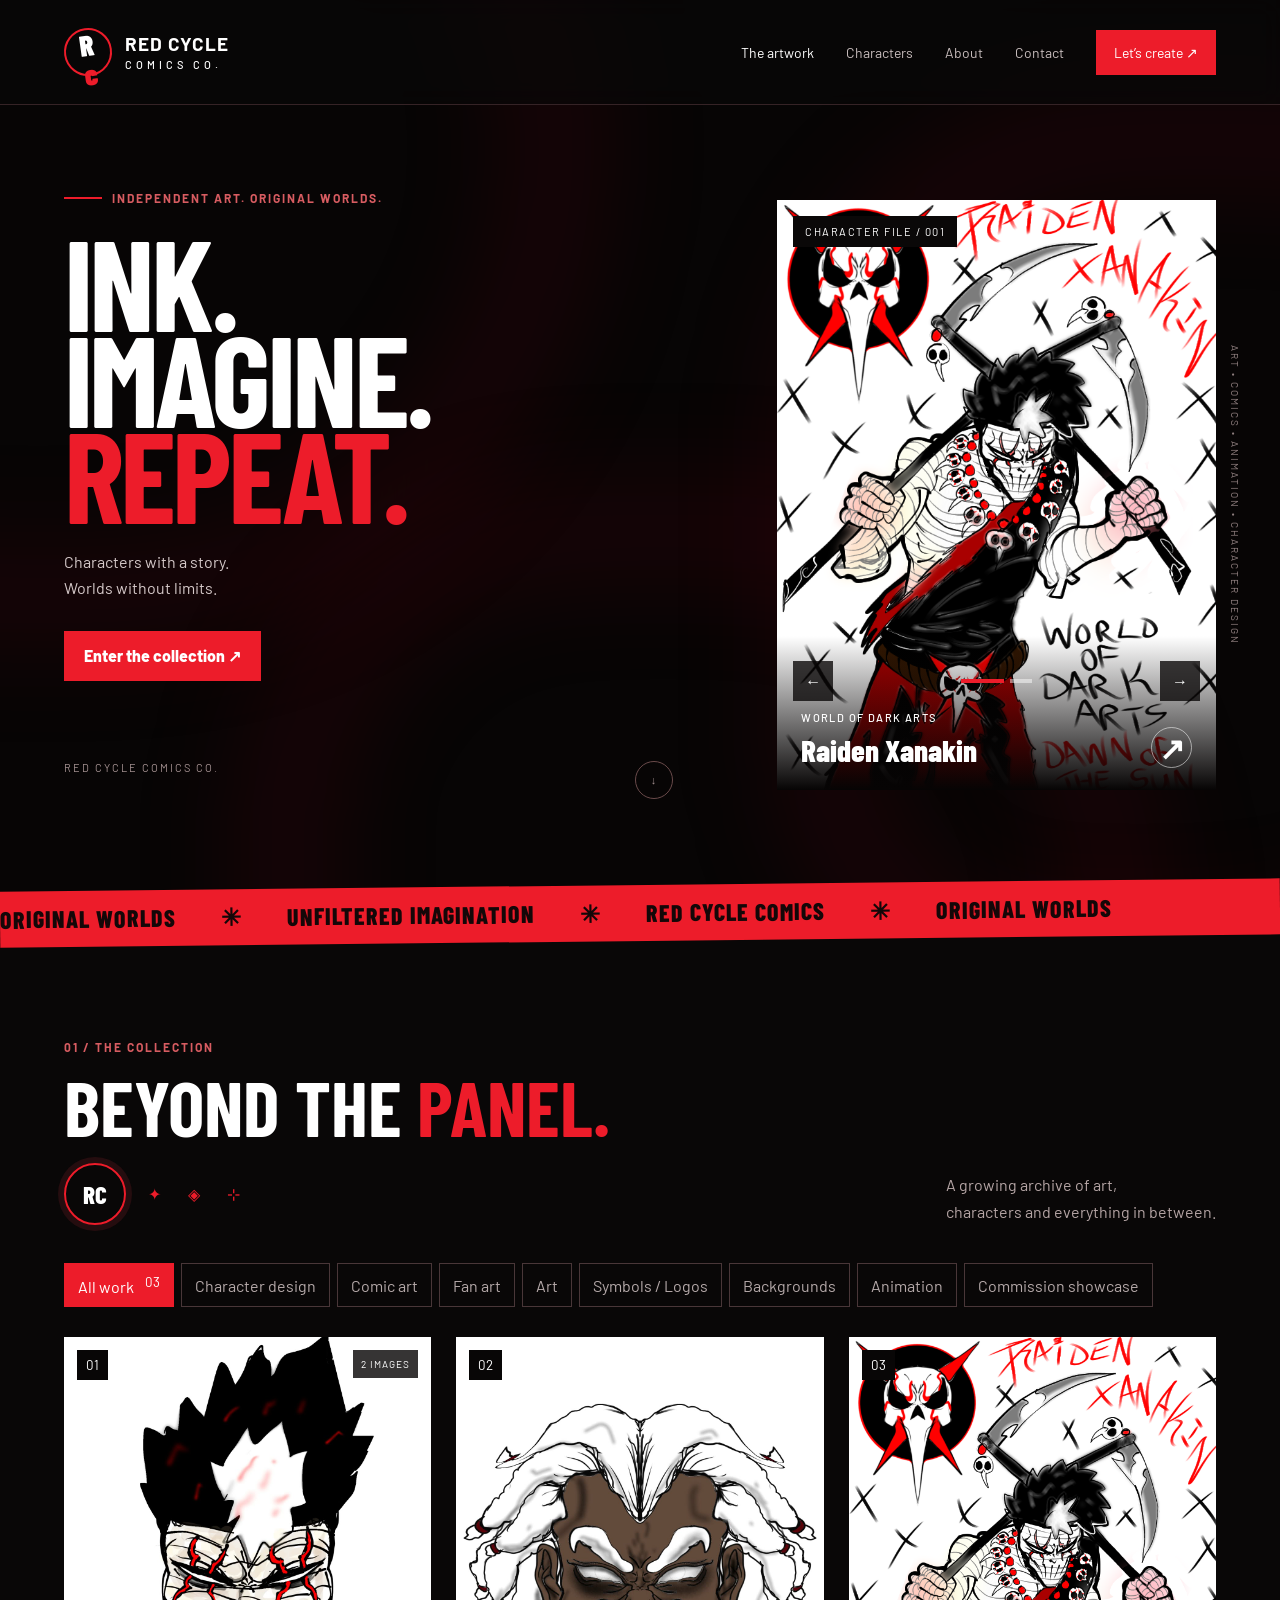
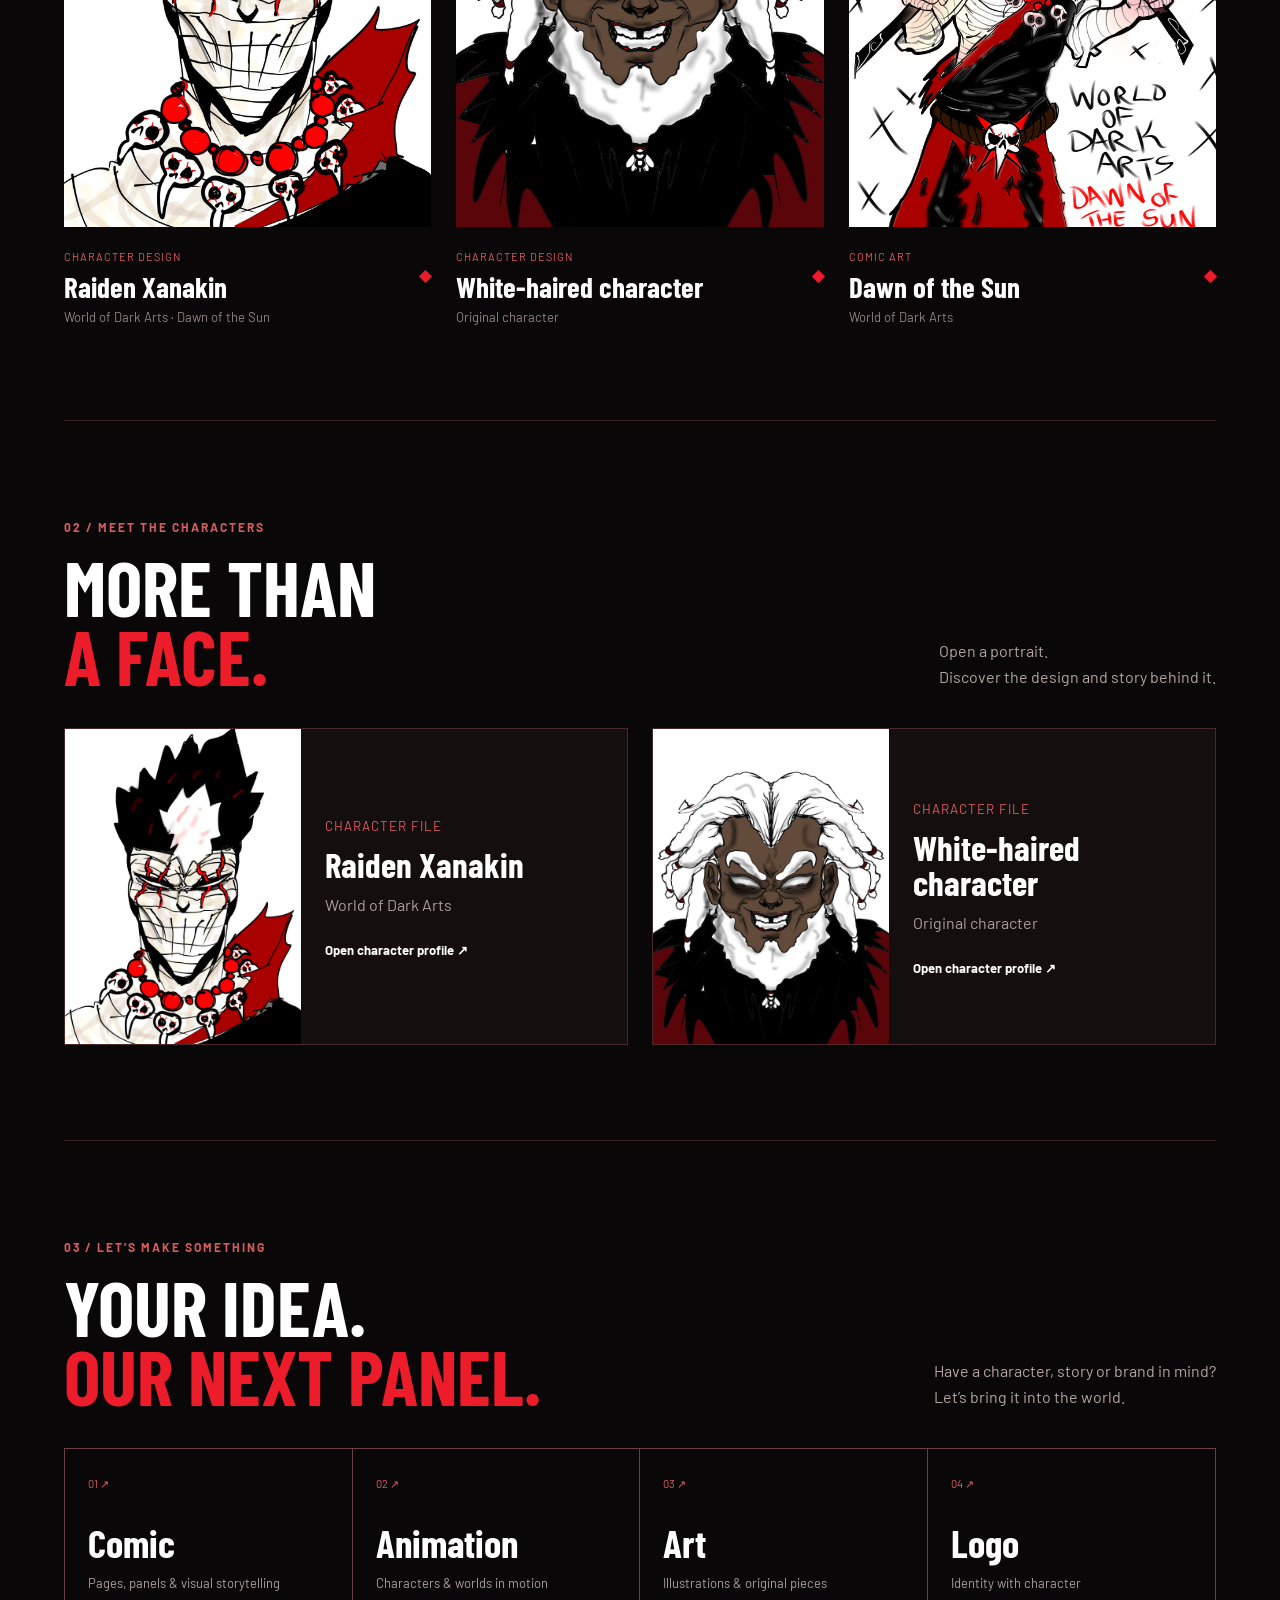
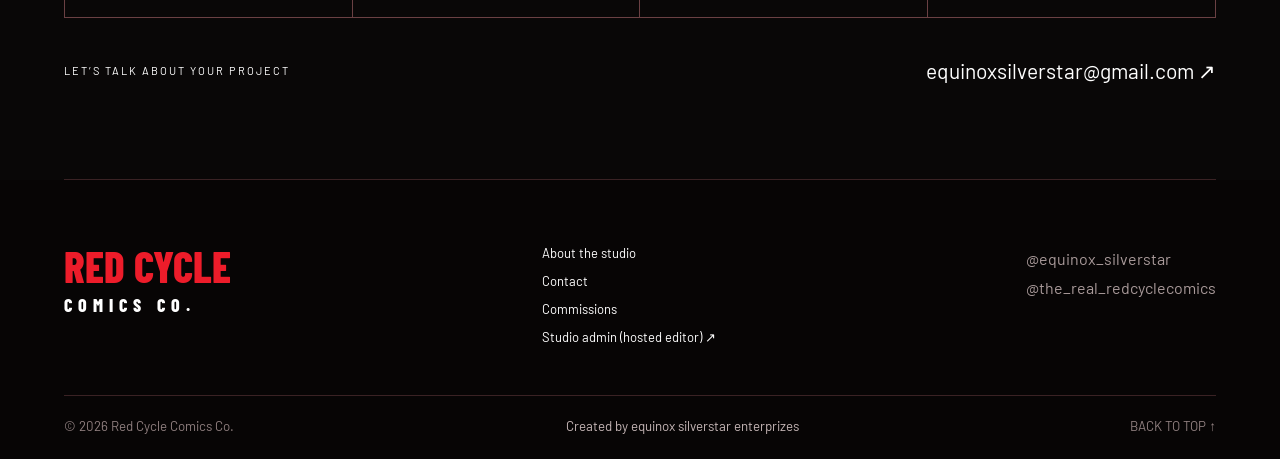
<file: index.html>
<!doctype html>
<html lang="en">
<head>
  <meta charset="utf-8">
  <meta name="viewport" content="width=device-width,initial-scale=1">
  <meta name="description" content="Original comic art, character design and visual storytelling from Red Cycle Comics Co.">
  <title>Red Cycle Comics Co. | Art & Original Worlds</title>
  <link rel="preconnect" href="https://fonts.googleapis.com">
  <link rel="preconnect" href="https://fonts.gstatic.com" crossorigin>
  <link href="https://fonts.googleapis.com/css2?family=Barlow:wght@400;500;600;700;800&family=Barlow+Condensed:wght@600;700;800;900&display=swap" rel="stylesheet">
  <link rel="stylesheet" href="assets/styles.css">
  <script src="assets/app.js" defer></script>
</head>
<body>
  <div class="loader" aria-hidden="true"><span></span><strong>RED CYCLE<small>COMICS CO.</small></strong><em>ENTER THE CYCLE</em></div>
  <div class="smoke" aria-hidden="true"><i></i><i></i><i></i></div>
  <header id="top">
    <a class="brand" href="index.html"><b>R<span>c</span></b><strong>RED CYCLE<small>COMICS CO.</small></strong></a>
    <button class="menu" aria-label="Toggle navigation" aria-expanded="false">☰</button>
    <nav>
      <a class="active" href="#work">The artwork</a>
      <a href="#characters">Characters</a>
      <a href="about.html">About</a>
      <a href="contact.html">Contact</a>
      <a class="nav-cta" href="#commissions">Let’s create ↗</a>
    </nav>
  </header>

  <main>
    <section class="hero">
      <div class="hero-copy reveal">
        <p class="eyebrow"><span></span> INDEPENDENT ART. ORIGINAL WORLDS.</p>
        <h1>INK.<br>IMAGINE.<br><em>REPEAT.</em></h1>
        <p class="intro">Characters with a story.<br>Worlds without limits.</p>
        <a class="button" href="#work">Enter the collection ↗</a>
        <div class="hero-foot"><span>RED CYCLE COMICS CO.</span><a href="#work">↓</a></div>
      </div>
      <div class="feature reveal" data-slider>
        <button class="slide active" data-title="Raiden Xanakin" data-series="World of Dark Arts · Dawn of the Sun" data-images="assets/art/raiden-portrait.jpeg|assets/art/raiden-design.jpeg">
          <span class="issue">CHARACTER FILE / 001</span>
          <img src="assets/art/raiden-design.jpeg" alt="Raiden Xanakin">
          <span class="caption"><span><small>WORLD OF DARK ARTS</small>Raiden Xanakin</span><b>↗</b></span>
        </button>
        <button class="slide" data-title="White-haired character" data-series="Original character" data-images="assets/art/white-haired.jpeg">
          <span class="issue">CHARACTER FILE / 002</span>
          <img src="assets/art/white-haired.jpeg" alt="White-haired character">
          <span class="caption"><span><small>ORIGINAL CHARACTER</small>White-haired character</span><b>↗</b></span>
        </button>
        <div class="slider-controls"><button data-prev aria-label="Previous character">←</button><div><button class="active" data-dot="0" aria-label="Show Raiden Xanakin"></button><button data-dot="1" aria-label="Show White-haired character"></button></div><button data-next aria-label="Next character">→</button></div>
      </div>
      <span class="vertical">ART • COMICS • ANIMATION • CHARACTER DESIGN</span>
    </section>

    <div class="ticker"><div><span>ORIGINAL WORLDS</span><b>✳</b><span>UNFILTERED IMAGINATION</span><b>✳</b><span>RED CYCLE COMICS</span><b>✳</b><span>ORIGINAL WORLDS</span></div></div>

    <section id="work" class="section collection reveal">
      <div class="section-title">
        <div><span class="eyebrow">01 / THE COLLECTION</span><h2>BEYOND THE <em>PANEL.</em></h2><div class="symbols"><b>RC</b><span>✦ ◈ ⊹</span></div></div>
        <p>A growing archive of art,<br>characters and everything in between.</p>
      </div>
      <div class="filters" aria-label="Artwork categories">
        <button class="chosen" data-filter="all">All work <sup>03</sup></button>
        <button data-filter="Character design">Character design</button>
        <button data-filter="Comic art">Comic art</button>
        <button data-filter="Fan art">Fan art</button>
        <button data-filter="Art">Art</button>
        <button data-filter="Symbols / Logos">Symbols / Logos</button>
        <button data-filter="Backgrounds">Backgrounds</button>
        <button data-filter="Animation">Animation</button>
        <button data-filter="Commission showcase">Commission showcase</button>
      </div>
      <div class="art-grid">
        <button class="art-card reveal" data-category="Character design" data-title="Raiden Xanakin" data-series="World of Dark Arts · Dawn of the Sun" data-description="Character portrait and full design." data-images="assets/art/raiden-portrait.jpeg|assets/art/raiden-design.jpeg">
          <span class="art-image"><img src="assets/art/raiden-portrait.jpeg" alt="Raiden Xanakin"><small>01</small><em>2 IMAGES</em><i>View artwork ↗</i></span>
          <span class="art-copy"><span><small>CHARACTER DESIGN</small><strong>Raiden Xanakin</strong></span><b>◆</b></span>
          <span class="series">World of Dark Arts · Dawn of the Sun</span>
        </button>
        <button class="art-card reveal" data-category="Character design" data-title="White-haired character" data-series="Original character" data-description="Original character portrait." data-images="assets/art/white-haired.jpeg">
          <span class="art-image"><img src="assets/art/white-haired.jpeg" alt="White-haired character"><small>02</small><i>View artwork ↗</i></span>
          <span class="art-copy"><span><small>CHARACTER DESIGN</small><strong>White-haired character</strong></span><b>◆</b></span>
          <span class="series">Original character</span>
        </button>
        <button class="art-card reveal" data-category="Comic art" data-title="Dawn of the Sun" data-series="World of Dark Arts" data-description="Raiden Xanakin — character illustration." data-images="assets/art/raiden-design.jpeg">
          <span class="art-image"><img src="assets/art/raiden-design.jpeg" alt="Dawn of the Sun"><small>03</small><i>View artwork ↗</i></span>
          <span class="art-copy"><span><small>COMIC ART</small><strong>Dawn of the Sun</strong></span><b>◆</b></span>
          <span class="series">World of Dark Arts</span>
        </button>
      </div>
      <div class="empty" hidden><span>THE NEXT CHAPTER IS COMING</span><h3>New work</h3><p>New work will appear here as the collection grows.</p></div>
    </section>

    <section id="characters" class="section reveal">
      <div class="section-title"><div><span class="eyebrow">02 / MEET THE CHARACTERS</span><h2>MORE THAN<br><em>A FACE.</em></h2></div><p>Open a portrait.<br>Discover the design and story behind it.</p></div>
      <div class="characters">
        <button class="character" data-title="Raiden Xanakin" data-series="World of Dark Arts · Dawn of the Sun" data-description="Character portrait and full design." data-images="assets/art/raiden-portrait.jpeg|assets/art/raiden-design.jpeg"><img src="assets/art/raiden-portrait.jpeg" alt="Raiden Xanakin"><span><small>CHARACTER FILE</small><strong>Raiden Xanakin</strong><em>World of Dark Arts</em><b>Open character profile ↗</b></span></button>
        <button class="character" data-title="White-haired character" data-series="Original character" data-description="Original character portrait." data-images="assets/art/white-haired.jpeg"><img src="assets/art/white-haired.jpeg" alt="White-haired character"><span><small>CHARACTER FILE</small><strong>White-haired character</strong><em>Original character</em><b>Open character profile ↗</b></span></button>
      </div>
    </section>

    <section id="commissions" class="section reveal">
      <div class="section-title"><div><span class="eyebrow">03 / LET’S MAKE SOMETHING</span><h2>YOUR IDEA.<br><em>OUR NEXT PANEL.</em></h2></div><p>Have a character, story or brand in mind?<br>Let’s bring it into the world.</p></div>
      <div class="services">
        <a href="mailto:equinoxsilverstar@gmail.com?subject=Comic%20commission%20enquiry"><span>01 ↗</span><strong>Comic</strong><p>Pages, panels & visual storytelling</p></a>
        <a href="mailto:equinoxsilverstar@gmail.com?subject=Animation%20commission%20enquiry"><span>02 ↗</span><strong>Animation</strong><p>Characters & worlds in motion</p></a>
        <a href="mailto:equinoxsilverstar@gmail.com?subject=Art%20commission%20enquiry"><span>03 ↗</span><strong>Art</strong><p>Illustrations & original pieces</p></a>
        <a href="mailto:equinoxsilverstar@gmail.com?subject=Logo%20commission%20enquiry"><span>04 ↗</span><strong>Logo</strong><p>Identity with character</p></a>
      </div>
      <div class="commission-contact"><span>LET’S TALK ABOUT YOUR PROJECT</span><a href="mailto:equinoxsilverstar@gmail.com">equinoxsilverstar@gmail.com ↗</a></div>
    </section>
  </main>

  <footer>
    <div><a class="footer-brand" href="index.html">RED CYCLE<span>COMICS CO.</span></a><nav><a href="about.html">About the studio</a><a href="contact.html">Contact</a><a href="#commissions">Commissions</a><a href="https://red-cycle-comics-co.sizibaast.chatgpt.site/admin" target="_blank" rel="noreferrer">Studio admin (hosted editor) ↗</a></nav><p>@equinox_silverstar<br>@the_real_redcyclecomics</p></div>
    <small>© 2026 Red Cycle Comics Co. <span>Created by equinox silverstar enterprizes</span><a href="#top">BACK TO TOP ↑</a></small>
  </footer>

  <dialog class="viewer">
    <button class="close" aria-label="Close artwork">×</button>
    <div class="viewer-gallery"><div></div><button class="gallery-prev" aria-label="Previous image">←</button><button class="gallery-next" aria-label="Next image">→</button></div>
    <div class="viewer-copy"><span class="eyebrow">ARTWORK FILE</span><h2></h2><p class="viewer-description"></p><h4>MANGA / COMIC</h4><p class="viewer-series"></p><small>SWIPE OR USE THE ARROWS</small></div>
  </dialog>
</body>
</html>
</file>
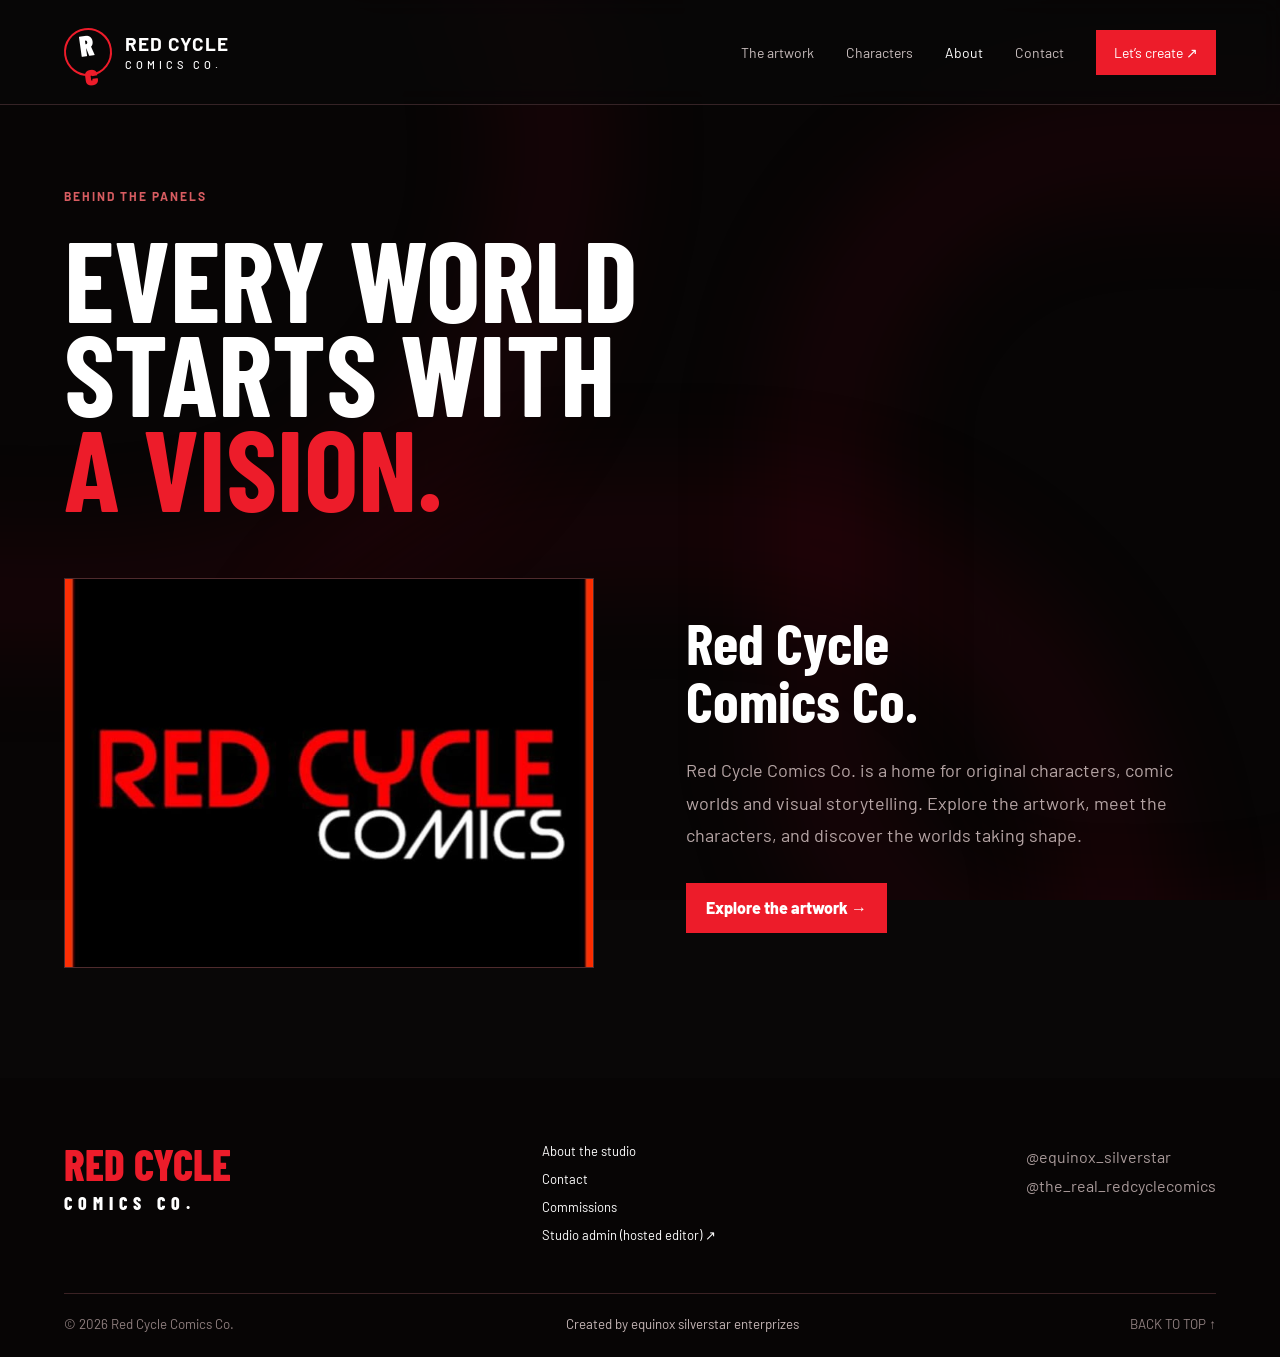
<file: about.html>
<!doctype html>
<html lang="en">
<head>
  <meta charset="utf-8"><meta name="viewport" content="width=device-width,initial-scale=1">
  <title>About | Red Cycle Comics Co.</title>
  <link rel="preconnect" href="https://fonts.googleapis.com"><link rel="preconnect" href="https://fonts.gstatic.com" crossorigin>
  <link href="https://fonts.googleapis.com/css2?family=Barlow:wght@400;500;600;700;800&family=Barlow+Condensed:wght@600;700;800;900&display=swap" rel="stylesheet">
  <link rel="stylesheet" href="assets/styles.css"><script src="assets/app.js" defer></script>
</head>
<body>
  <div class="smoke" aria-hidden="true"><i></i><i></i><i></i></div>
  <header id="top"><a class="brand" href="index.html"><b>R<span>c</span></b><strong>RED CYCLE<small>COMICS CO.</small></strong></a><button class="menu" aria-label="Toggle navigation">☰</button><nav><a href="index.html#work">The artwork</a><a href="index.html#characters">Characters</a><a class="active" href="about.html">About</a><a href="contact.html">Contact</a><a class="nav-cta" href="index.html#commissions">Let’s create ↗</a></nav></header>
  <main class="about-page"><span class="eyebrow">BEHIND THE PANELS</span><h1>EVERY WORLD<br>STARTS WITH<br><em>A VISION.</em></h1><div class="about-grid reveal"><div class="logo-window"><img src="assets/art/brand-original.jpeg" alt="Red Cycle Comics original logo"></div><div><h2>Red Cycle<br>Comics Co.</h2><p>Red Cycle Comics Co. is a home for original characters, comic worlds and visual storytelling. Explore the artwork, meet the characters, and discover the worlds taking shape.</p><a class="button" href="index.html#work">Explore the artwork →</a></div></div></main>
  <footer><div><a class="footer-brand" href="index.html">RED CYCLE<span>COMICS CO.</span></a><nav><a href="about.html">About the studio</a><a href="contact.html">Contact</a><a href="index.html#commissions">Commissions</a><a href="https://red-cycle-comics-co.sizibaast.chatgpt.site/admin" target="_blank" rel="noreferrer">Studio admin (hosted editor) ↗</a></nav><p>@equinox_silverstar<br>@the_real_redcyclecomics</p></div><small>© 2026 Red Cycle Comics Co. <span>Created by equinox silverstar enterprizes</span><a href="#top">BACK TO TOP ↑</a></small></footer>
</body>
</html>
</file>
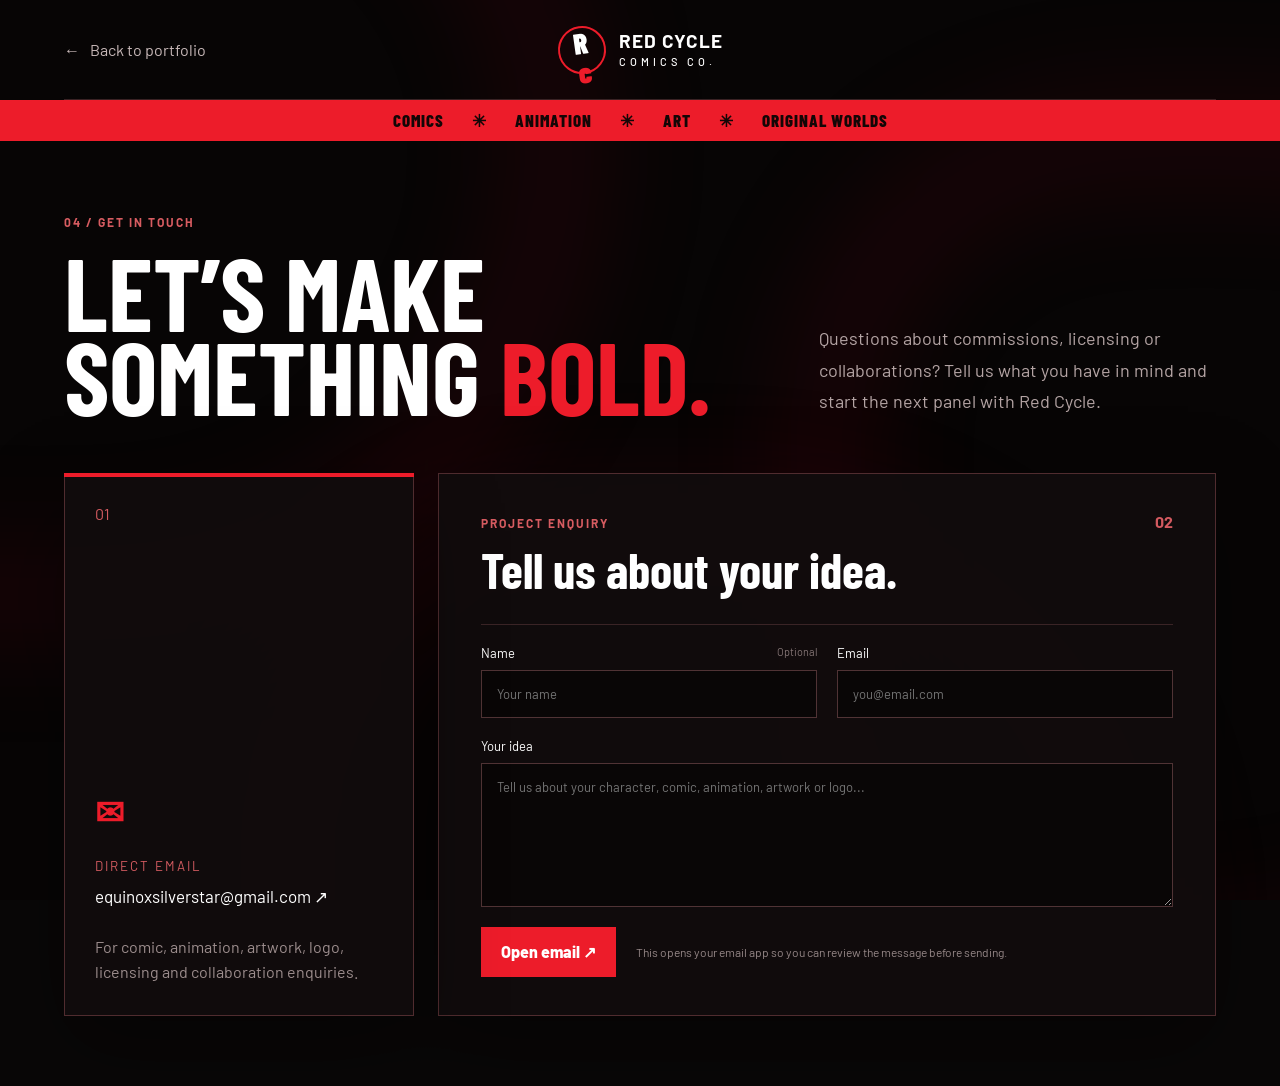
<file: contact.html>
<!doctype html>
<html lang="en">
<head>
  <meta charset="utf-8"><meta name="viewport" content="width=device-width,initial-scale=1">
  <title>Contact | Red Cycle Comics Co.</title>
  <link rel="preconnect" href="https://fonts.googleapis.com"><link rel="preconnect" href="https://fonts.gstatic.com" crossorigin>
  <link href="https://fonts.googleapis.com/css2?family=Barlow:wght@400;500;600;700;800&family=Barlow+Condensed:wght@600;700;800;900&display=swap" rel="stylesheet">
  <link rel="stylesheet" href="assets/styles.css"><script src="assets/app.js" defer></script>
</head>
<body class="contact-body">
  <div class="smoke" aria-hidden="true"><i></i><i></i><i></i></div>
  <nav class="contact-nav"><a class="back" href="index.html">← <span>Back to portfolio</span></a><a class="brand" href="index.html"><b>R<span>c</span></b><strong>RED CYCLE<small>COMICS CO.</small></strong></a></nav>
  <div class="contact-stripe"><span>COMICS</span><b>✳</b><span>ANIMATION</span><b>✳</b><span>ART</span><b>✳</b><span>ORIGINAL WORLDS</span></div>
  <main class="contact-page">
    <section class="contact-intro"><div><span class="eyebrow">04 / GET IN TOUCH</span><h1>LET’S MAKE<br>SOMETHING <em>BOLD.</em></h1></div><p>Questions about commissions, licensing or collaborations? Tell us what you have in mind and start the next panel with Red Cycle.</p></section>
    <section class="contact-grid">
      <aside><span>01</span><b>✉</b><small>DIRECT EMAIL</small><a href="mailto:equinoxsilverstar@gmail.com">equinoxsilverstar@gmail.com ↗</a><p>For comic, animation, artwork, logo, licensing and collaboration enquiries.</p></aside>
      <form data-contact><div class="form-heading"><div><span class="eyebrow">PROJECT ENQUIRY</span><h2>Tell us about your idea.</h2></div><b>02</b></div><label>Name <small>Optional</small><input name="name" placeholder="Your name"></label><label>Email<input required type="email" name="email" placeholder="you@email.com"></label><label class="wide">Your idea<textarea required minlength="10" maxlength="2000" name="message" rows="7" placeholder="Tell us about your character, comic, animation, artwork or logo..."></textarea></label><div class="form-actions"><button class="button" type="submit">Open email ↗</button><p>This opens your email app so you can review the message before sending.</p></div></form>
    </section>
  </main>
</body>
</html>
</file>
<file: assets/styles.css>
:root{--red:#ed1c2a;--ink:#090707;--panel:#130c0d;--line:#3a2224;--muted:#b5a5a5}
*{box-sizing:border-box;margin:0;padding:0}html{scroll-behavior:smooth}body{background:var(--ink);color:#fff;font-family:Barlow,Arial,sans-serif;overflow-x:hidden}a{color:inherit;text-decoration:none}button,input,textarea{font:inherit}button{border:0;color:inherit;cursor:pointer}em{font-style:normal;color:var(--red)}img{max-width:100%}
.smoke{position:fixed;inset:0;z-index:-2;overflow:hidden;background:#070505}.smoke i{position:absolute;width:70vw;height:70vw;border:5vw solid #7e08143b;border-radius:44% 56% 65% 35%;filter:blur(55px);animation:smoke 30s linear infinite}.smoke i:nth-child(1){left:-24%;top:-30%}.smoke i:nth-child(2){right:-32%;top:12%;animation-duration:38s;animation-direction:reverse}.smoke i:nth-child(3){left:20%;bottom:-55%;animation-duration:45s}
header{height:105px;padding:0 5%;display:flex;align-items:center;justify-content:space-between;border-bottom:1px solid #352326;position:relative;z-index:20;background:#090707b8;backdrop-filter:blur(12px)}.brand{display:flex;align-items:center;gap:13px;font-weight:800;letter-spacing:1px}.brand>b{width:48px;height:48px;display:grid;place-items:center;border:2px solid var(--red);border-radius:50%;font:900 29px/1 'Barlow Condensed';transform:rotate(-8deg)}.brand>b span{color:var(--red)}.brand strong{font-size:19px;line-height:.9}.brand small{display:block;font-size:11px;font-weight:500;letter-spacing:4px;margin-top:8px}header nav{display:flex;align-items:center;gap:32px;font-size:14px}header nav a{color:#c8bdbd}header nav a:hover,header nav .active{color:#fff}.nav-cta{background:var(--red);padding:14px 18px;color:#fff!important}.menu{display:none;background:none;font-size:25px}
.hero{display:grid;grid-template-columns:1fr minmax(320px,.72fr);gap:9%;align-items:center;min-height:780px;margin:0 5%;position:relative}.eyebrow{font-size:12px;letter-spacing:2px;font-weight:700;color:#d75c61}.hero .eyebrow{display:flex;align-items:center;gap:10px}.hero .eyebrow span{width:38px;height:2px;background:var(--red)}h1,h2,h3,.caption,.art-copy strong,.character strong,.services strong{font-family:'Barlow Condensed',sans-serif}.hero h1{font-size:clamp(92px,10vw,155px);line-height:.75;letter-spacing:-4px;margin:28px 0}.hero .intro{color:#d5c9c9;line-height:1.6;margin-bottom:30px}.button{display:inline-flex;align-items:center;justify-content:center;background:var(--red);padding:15px 20px;font-weight:800}.hero-foot{margin-top:80px;display:flex;justify-content:space-between;color:#a49191;font-size:11px;letter-spacing:2px}.hero-foot a{width:38px;height:38px;border:1px solid #6a4b4b;border-radius:50%;display:grid;place-items:center}.feature{position:relative;min-width:0}.slide{display:none;width:100%;position:relative;background:#eee;overflow:hidden;text-align:left}.slide.active{display:block;animation:arrive .7s ease}.slide>img{display:block;width:100%;height:590px;object-fit:cover;object-position:center 25%}.issue{position:absolute;z-index:2;top:16px;left:16px;background:#0a0808;padding:9px 12px;font-size:11px;letter-spacing:1.5px}.caption{position:absolute;left:0;right:0;bottom:0;padding:75px 24px 22px;background:linear-gradient(transparent,#060404);display:flex;align-items:end;justify-content:space-between;font-size:31px;font-weight:800}.caption small{display:block;font:500 11px Barlow;letter-spacing:1.4px;margin-bottom:7px}.caption b{width:41px;height:41px;border:1px solid #fff8;border-radius:50%;display:grid;place-items:center}.slider-controls{position:absolute;bottom:89px;left:16px;right:16px;display:flex;justify-content:space-between;align-items:center;z-index:3}.slider-controls>button{width:40px;height:40px;background:#080606c7}.slider-controls div{display:flex;gap:6px}.slider-controls div button{width:22px;height:4px;background:#fff7}.slider-controls div button.active{width:43px;background:var(--red)}.vertical{position:absolute;right:-25px;writing-mode:vertical-rl;font-size:10px;letter-spacing:2px;color:#8e7e7e}
.ticker{overflow:hidden;background:var(--red);color:#140708;transform:rotate(-.6deg);padding:13px 0}.ticker div{display:flex;width:max-content;gap:45px;font:800 24px 'Barlow Condensed';letter-spacing:1px;animation:ticker 24s linear infinite}.section{margin:0 5%;padding:95px 0;border-bottom:1px solid var(--line)}.section-title{display:flex;justify-content:space-between;align-items:end;gap:35px;margin-bottom:38px}.section-title h2{font-size:clamp(48px,6vw,78px);line-height:.9;margin-top:17px}.section-title>p{max-width:360px;color:var(--muted);line-height:1.65}.section-title>div{position:relative}.symbols{display:flex;align-items:center;gap:22px;margin-top:22px;color:var(--red)}.symbols b{width:62px;height:62px;display:grid;place-items:center;border:2px solid var(--red);border-radius:50%;box-shadow:0 0 0 6px #250d0f;font:800 25px 'Barlow Condensed';color:#fff}.symbols span{letter-spacing:12px}.filters{display:flex;flex-wrap:wrap;gap:7px;margin:30px 0}.filters button{background:transparent;border:1px solid #493638;color:#b5a9a9;padding:10px 13px}.filters button.chosen{background:var(--red);border-color:var(--red);color:#fff}.filters sup{margin-left:8px}.art-grid{display:grid;grid-template-columns:repeat(3,1fr);gap:25px}.art-card{background:none;text-align:left;min-width:0}.art-card[hidden]{display:none}.art-image{display:block;position:relative;aspect-ratio:3/4;overflow:hidden;background:#eee}.art-image img{width:100%;height:100%;object-fit:cover;transition:.5s}.art-card:hover img{transform:scale(1.04)}.art-image>small{position:absolute;top:13px;left:13px;background:#080606;padding:7px 9px}.art-image>em{position:absolute;top:13px;right:13px;background:#080606cf;color:#fff;padding:8px;font-size:10px;letter-spacing:1px}.art-image>i{position:absolute;right:14px;bottom:14px;background:var(--red);padding:10px;font-style:normal;opacity:0;transition:.25s}.art-card:hover .art-image>i{opacity:1}.art-copy{display:flex;justify-content:space-between;align-items:center;padding:18px 0 5px}.art-copy small{color:#db5b60;font-size:11px;letter-spacing:1px}.art-copy strong{display:block;font-size:29px;margin-top:5px}.art-copy>b{color:var(--red);transition:.3s}.art-card:hover .art-copy>b{transform:rotate(90deg);color:#fff}.series{display:block;color:#918282;font-size:13px}.empty{text-align:center;border:1px dashed #543638;padding:70px}.empty span{font-size:11px;letter-spacing:2px;color:#da595e}.empty h3{font-size:45px;margin:18px}.empty p{color:var(--muted)}
.characters{display:grid;grid-template-columns:1fr 1fr;gap:24px}.character{display:flex;text-align:left;background:#150e0f;border:1px solid #48282a;overflow:hidden}.character img{width:42%;aspect-ratio:3/4;object-fit:cover}.character>span{align-self:center;padding:24px}.character small{color:#d95a5f;letter-spacing:1px}.character strong{display:block;font-size:35px;line-height:1;margin:13px 0}.character em{display:block;color:#aa9c9c}.character b{display:block;margin-top:28px;font-size:13px}.services{display:grid;grid-template-columns:repeat(4,1fr);border:1px solid #6a4043}.services a{padding:23px;border-right:1px solid #6a4043;transition:.25s}.services a:last-child{border:0}.services a:hover{background:#52171c}.services span{color:#e45c62;font-size:11px}.services strong{display:block;font-size:39px;margin:28px 0 8px}.services p{color:#ad9e9e;line-height:1.5;font-size:13px}.commission-contact{display:flex;align-items:center;justify-content:space-between;padding-top:40px}.commission-contact>span{font-size:11px;letter-spacing:2px}.commission-contact a{font-size:21px}
footer{padding:65px 5% 25px;background:#070505}footer>div{display:flex;justify-content:space-between;gap:35px;padding-bottom:50px}.footer-brand{font:800 43px/1 'Barlow Condensed';color:var(--red)}.footer-brand span{display:block;color:#fff;font-size:18px;letter-spacing:6px;margin-top:8px}footer nav{display:flex;flex-direction:column;gap:12px;font-size:13px}footer>div>p{color:#a99a9a;line-height:1.8}footer>small{display:flex;justify-content:space-between;border-top:1px solid var(--line);padding-top:22px;color:#8f7f7f}footer>small span{color:#c6b7b7}
.viewer{width:min(1100px,94vw);max-height:92vh;margin:auto;padding:0;border:1px solid #6b373a;background:#100b0c;color:#fff}.viewer[open]{display:grid;grid-template-columns:minmax(0,1.2fr) minmax(280px,1fr)}.viewer::backdrop{background:#000e;backdrop-filter:blur(8px)}.close{position:absolute;z-index:5;right:13px;top:13px;width:42px;height:42px;background:var(--red);font-size:27px}.viewer-gallery{position:relative;background:#030202;min-height:65vh;overflow:hidden}.viewer-gallery>div{height:100%;display:flex;overflow-x:auto;scroll-snap-type:x mandatory;scrollbar-width:none}.viewer-gallery figure{flex:0 0 100%;height:100%;display:grid;place-items:center;scroll-snap-align:start}.viewer-gallery img{width:100%;height:100%;max-height:90vh;object-fit:contain}.gallery-prev,.gallery-next{position:absolute;bottom:18px;width:42px;height:42px;background:var(--red)}.gallery-prev{left:18px}.gallery-next{right:18px}.viewer-copy{padding:70px 34px 35px}.viewer-copy h2{font-size:55px;line-height:.95;margin:20px 0}.viewer-copy p{color:#bfaeae;line-height:1.7}.viewer-copy h4{color:#e76268;font-size:11px;letter-spacing:2px;margin:30px 0 8px}.viewer-copy>small{display:block;margin-top:30px;color:#887777;letter-spacing:1px}.reveal{opacity:0;transform:translateY(30px);transition:.75s}.reveal.in{opacity:1;transform:none}
.loader{position:fixed;inset:0;z-index:100;background:#080606;display:flex;flex-direction:column;align-items:center;justify-content:center;transition:.6s;pointer-events:none}.loader.done{opacity:0;visibility:hidden}.loader>span{width:64px;height:64px;border:2px solid #481d20;border-top-color:var(--red);border-radius:50%;animation:spin 1s linear infinite}.loader strong{font:800 40px 'Barlow Condensed';color:var(--red);margin:20px}.loader strong small{display:block;color:#fff;text-align:center;font-size:16px;letter-spacing:6px}.loader em{font-size:10px;letter-spacing:4px;color:#a48181}
.about-page{padding:80px 5% 110px}.about-page h1{font-size:clamp(74px,9vw,132px);line-height:.82;margin:26px 0 65px}.about-grid{display:grid;grid-template-columns:1fr 1fr;gap:8%;align-items:center}.logo-window{height:390px;overflow:hidden;border:1px solid #4f2b2d;background:#000}.logo-window img{width:100%;height:100%;object-fit:cover}.about-grid h2{font-size:58px;line-height:1}.about-grid p{color:#b6a5a5;line-height:1.8;font-size:18px;margin:25px 0 32px}
.contact-body{padding:0 5% 70px}.contact-nav{height:100px;display:grid;grid-template-columns:1fr auto 1fr;align-items:center;border-bottom:1px solid var(--line)}.contact-nav .back{display:flex;gap:10px;color:#c7b8b8}.contact-nav .brand{grid-column:2}.contact-stripe{margin:0 -6%;padding:10px 6%;display:flex;justify-content:center;gap:28px;background:var(--red);color:#130606;font:800 17px 'Barlow Condensed';letter-spacing:1px;white-space:nowrap;overflow:hidden}.contact-page{padding-top:70px}.contact-intro{display:grid;grid-template-columns:1.25fr .75fr;gap:8%;align-items:end;margin-bottom:55px}.contact-intro h1{font-size:clamp(62px,8vw,116px);line-height:.82;margin-top:20px}.contact-intro>p{color:#b4a4a4;line-height:1.75;font-size:18px}.contact-grid{display:grid;grid-template-columns:minmax(270px,.72fr) minmax(0,1.6fr);gap:24px}.contact-grid aside,.contact-grid form{border:1px solid #502c2f;background:#120c0df0;box-shadow:0 30px 80px #0006}.contact-grid aside{position:relative;min-height:440px;padding:30px;display:flex;flex-direction:column;align-items:flex-start}.contact-grid aside:before{content:'';position:absolute;left:-1px;right:-1px;top:-1px;height:4px;background:var(--red)}.contact-grid aside>span{color:#d35a60}.contact-grid aside>b{font-size:35px;margin:auto 0 25px;color:var(--red)}.contact-grid aside>small{letter-spacing:2px;color:#d45c61}.contact-grid aside>a{font-size:17px;margin:12px 0;overflow-wrap:anywhere}.contact-grid aside>p{color:#9c8d8d;line-height:1.6;margin-top:15px}.contact-grid form{padding:38px 42px;display:grid;grid-template-columns:1fr 1fr;gap:20px}.form-heading{grid-column:1/-1;display:flex;justify-content:space-between;border-bottom:1px solid #3a2426;padding-bottom:25px}.form-heading h2{font-size:50px;margin-top:8px}.form-heading>b{color:#d35a60}.contact-grid label{font-size:13px}.contact-grid label small{float:right;color:#827373}.contact-grid input,.contact-grid textarea{display:block;width:100%;margin-top:9px;background:#090606;border:1px solid #503335;color:#fff;padding:15px}.contact-grid input:focus,.contact-grid textarea:focus{outline:2px solid var(--red)}.contact-grid .wide,.form-actions{grid-column:1/-1}.form-actions{display:flex;align-items:center;gap:20px}.form-actions p{color:#958787;font-size:12px}
@keyframes spin{to{transform:rotate(360deg)}}@keyframes smoke{to{transform:rotate(360deg)}}@keyframes arrive{from{opacity:0;transform:translateX(25px)}to{opacity:1;transform:none}}@keyframes ticker{to{transform:translateX(-42%)}}
@media(max-width:900px){header nav{gap:18px}.hero{gap:5%}.slide>img{height:500px}.services{grid-template-columns:1fr 1fr}.services a:nth-child(2){border-right:0}.services a:nth-child(-n+2){border-bottom:1px solid #6a4043}.characters{grid-template-columns:1fr}}
@media(max-width:640px){header{height:78px}.brand strong{font-size:16px}.brand>b{width:39px;height:39px;font-size:24px}.brand small{font-size:9px}.menu{display:block}header nav{display:none;position:absolute;top:77px;left:0;right:0;background:#160b0c;padding:25px;border-bottom:1px solid #5b2d30}header nav.open{display:flex;flex-direction:column;align-items:flex-start}.hero{grid-template-columns:1fr;min-height:0;padding:45px 0;gap:40px}.hero h1{font-size:95px}.hero-foot{display:none}.feature{width:94%;margin:auto}.slide>img{height:auto;max-height:590px}.vertical{display:none}.ticker div{font-size:20px;gap:25px}.section{padding:62px 0}.section-title{display:block}.section-title>p{margin-top:20px}.section-title h2{font-size:50px}.art-grid{grid-template-columns:1fr 1fr;gap:24px 13px}.art-copy strong{font-size:23px}.art-image>i{display:none}.symbols b{width:49px;height:49px}.characters .character>span{padding:16px}.character strong{font-size:28px}.services a{padding:18px 14px}.services strong{font-size:32px}.commission-contact{flex-direction:column;align-items:flex-start;gap:18px}.commission-contact a{font-size:17px;overflow-wrap:anywhere}footer>div{flex-wrap:wrap}.footer-brand{width:100%}footer>small{flex-direction:column;gap:12px}.viewer[open]{grid-template-columns:1fr}.viewer-gallery{min-height:56vh}.viewer-copy{padding:30px 22px}.viewer-copy h2{font-size:43px}.about-page h1{font-size:68px}.about-grid{grid-template-columns:1fr}.logo-window{height:260px}.contact-body{padding:0 4% 45px}.contact-nav{height:78px;grid-template-columns:minmax(0,1fr) 42px;gap:10px}.contact-nav .back{font-size:11px;font-weight:800;text-transform:uppercase;white-space:nowrap}.contact-nav .brand{grid-column:2}.contact-nav .brand strong{display:none}.contact-stripe{justify-content:flex-start;font-size:14px;gap:18px}.contact-page{padding-top:40px}.contact-intro{grid-template-columns:1fr;gap:25px}.contact-intro h1{font-size:56px}.contact-intro>p{font-size:16px}.contact-grid{grid-template-columns:1fr}.contact-grid aside{min-height:285px}.contact-grid form{padding:26px 20px;grid-template-columns:1fr}.contact-grid label,.contact-grid .wide,.form-actions{grid-column:1}.form-heading h2{font-size:39px}.form-actions{align-items:flex-start;flex-direction:column}.form-actions .button{width:100%}}
@media(prefers-reduced-motion:reduce){*{animation:none!important;scroll-behavior:auto!important}.loader{display:none}.reveal{opacity:1;transform:none}}
</file>
